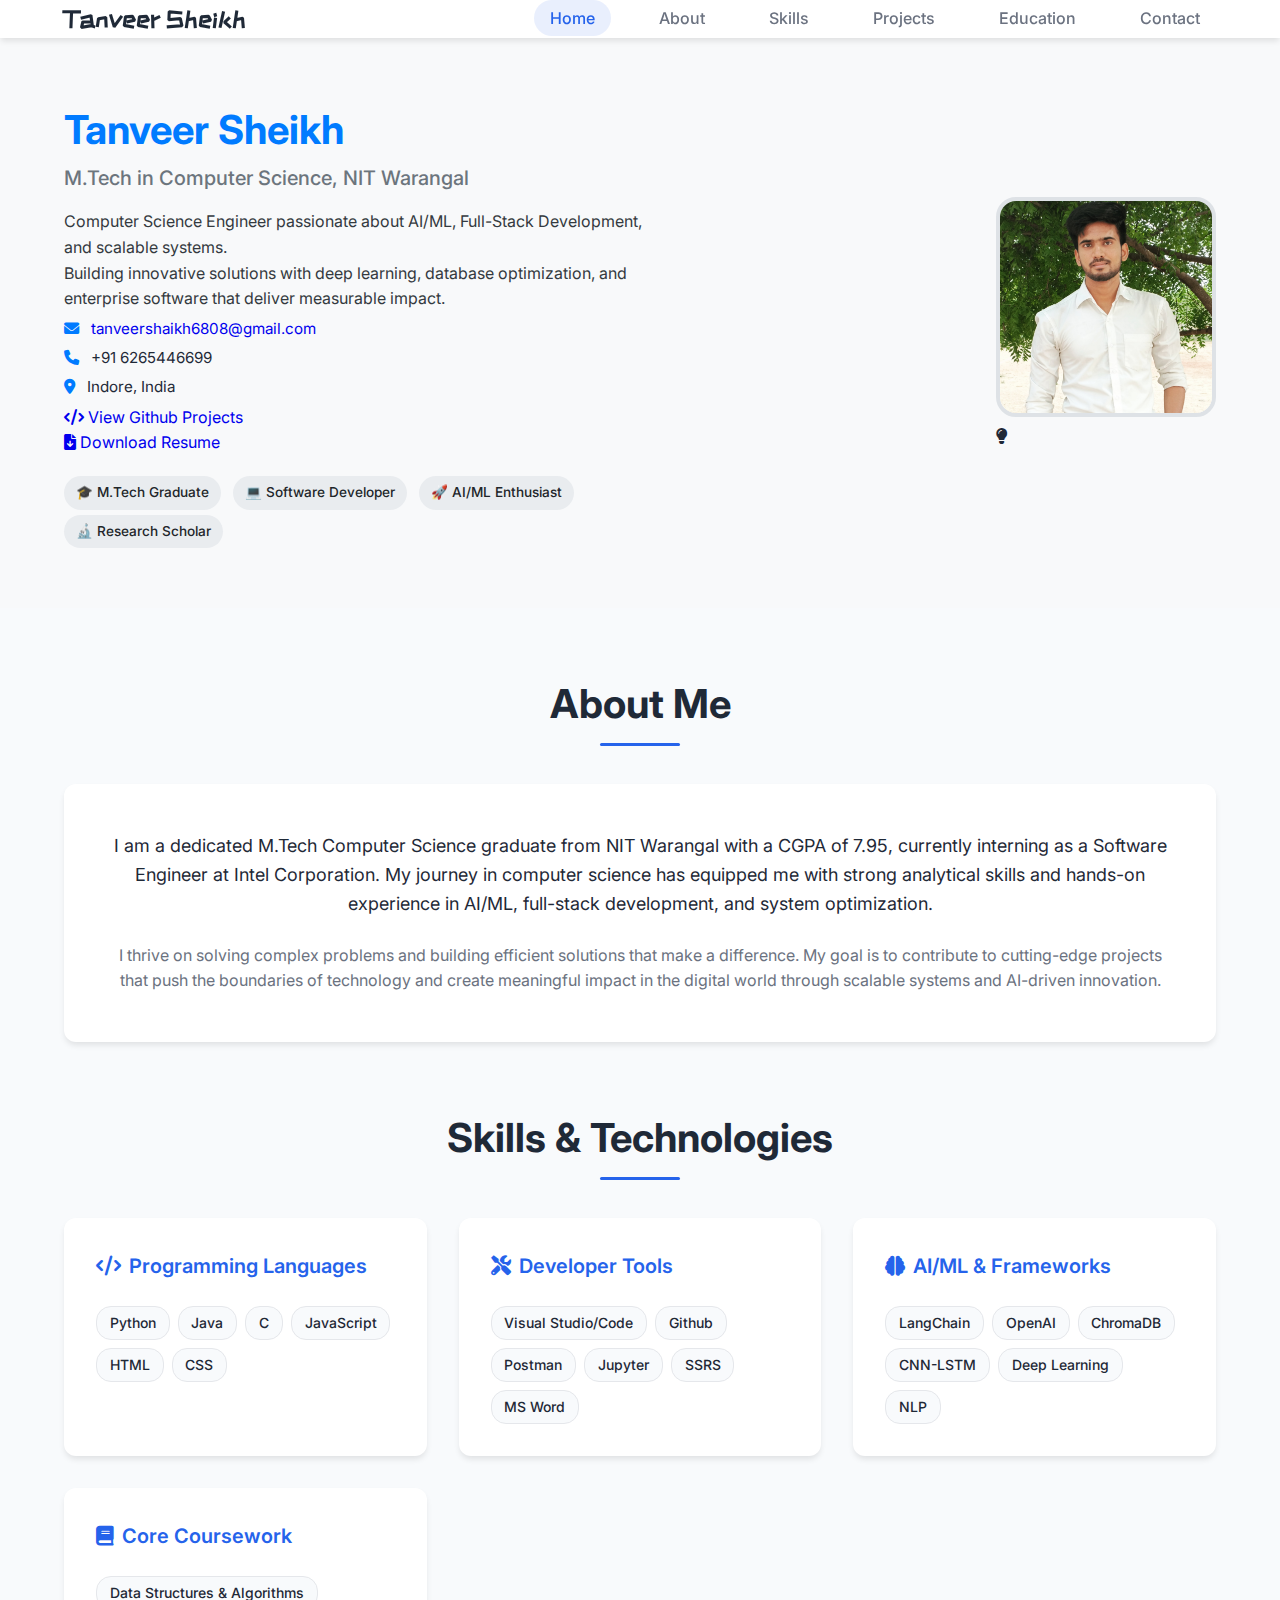
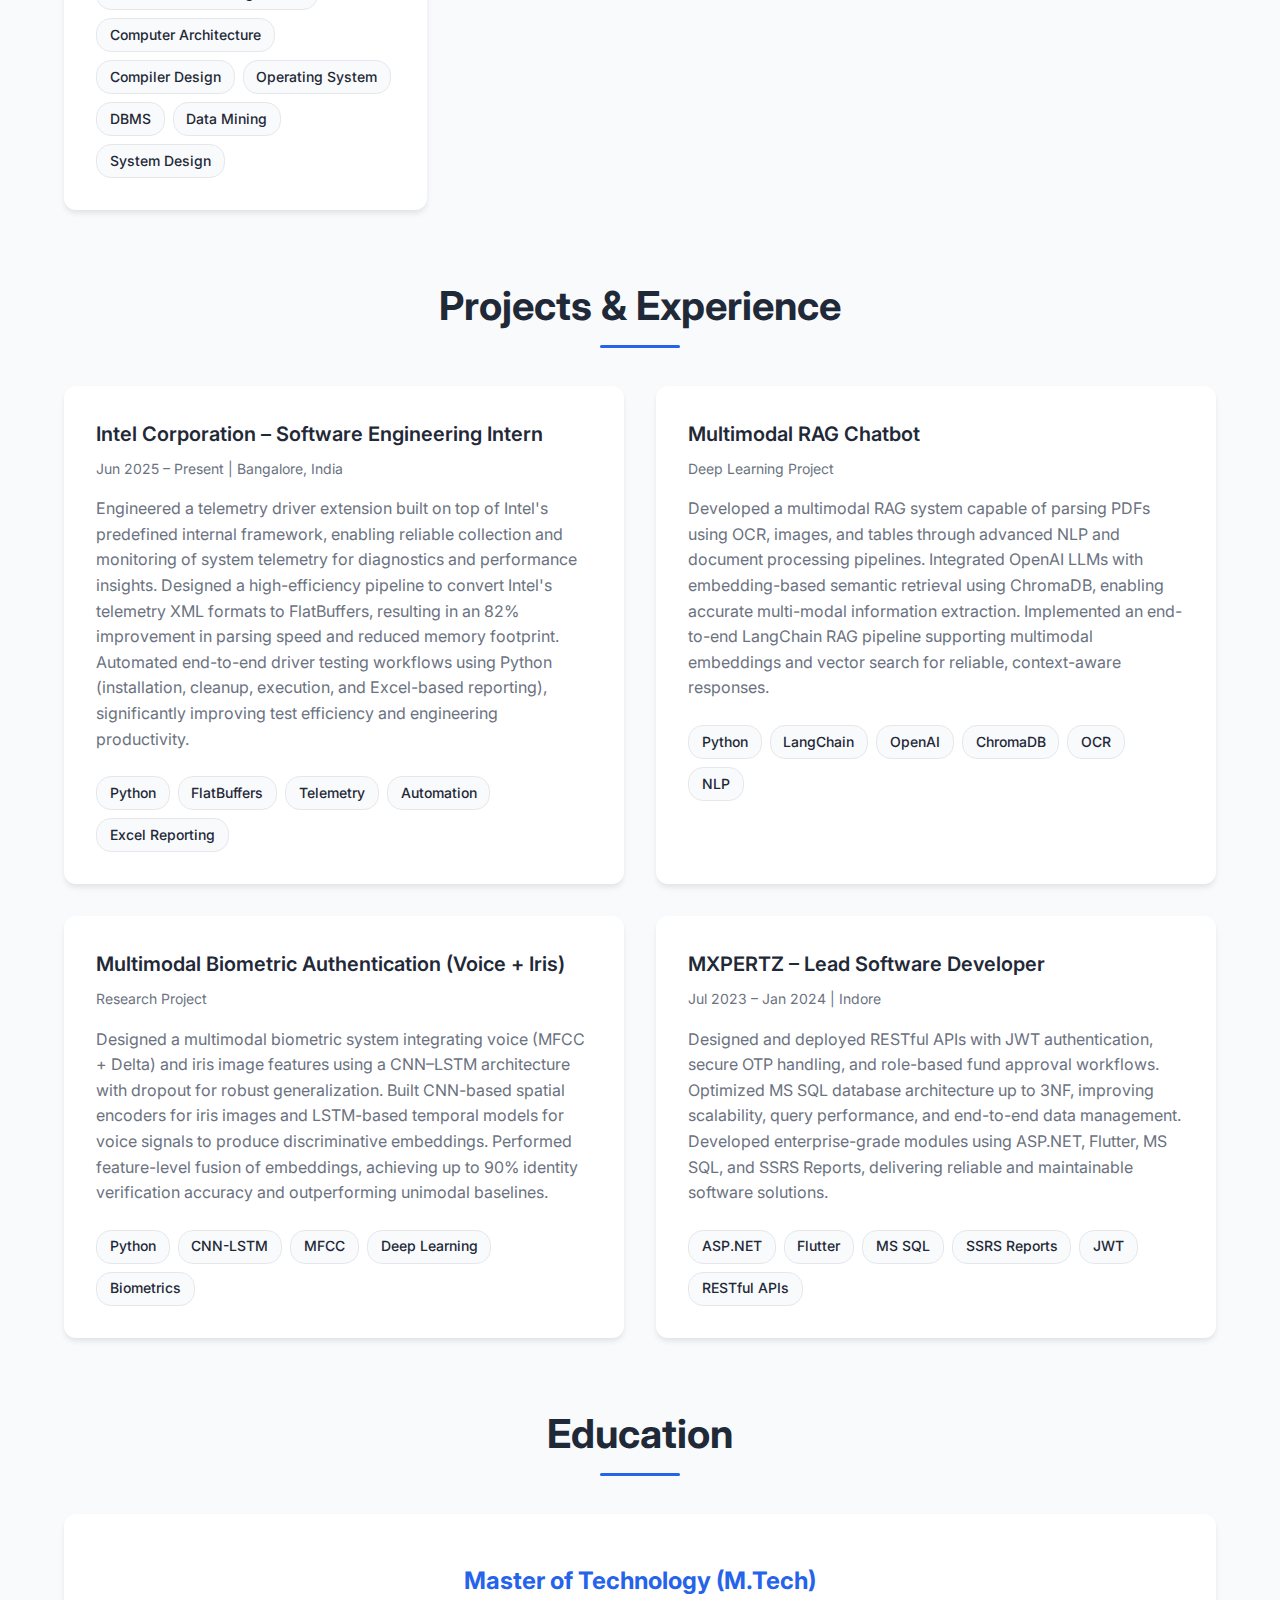
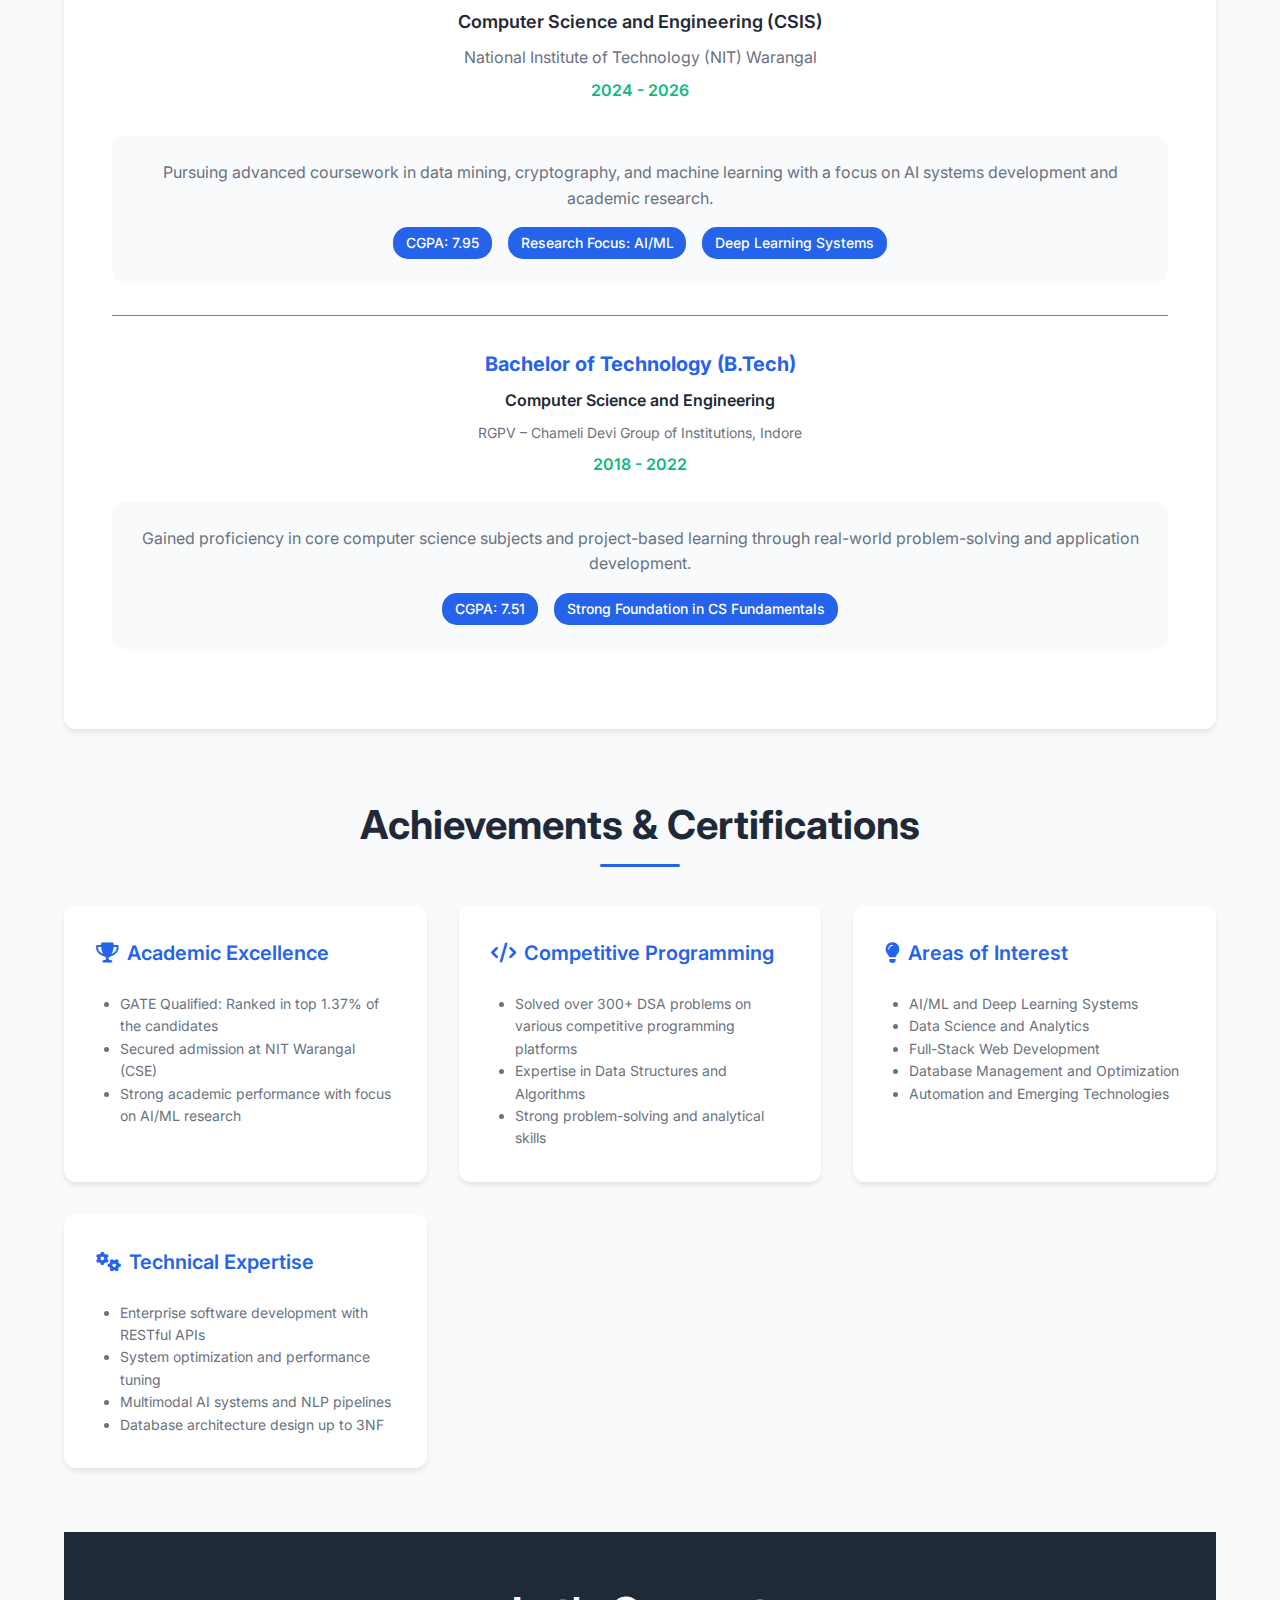
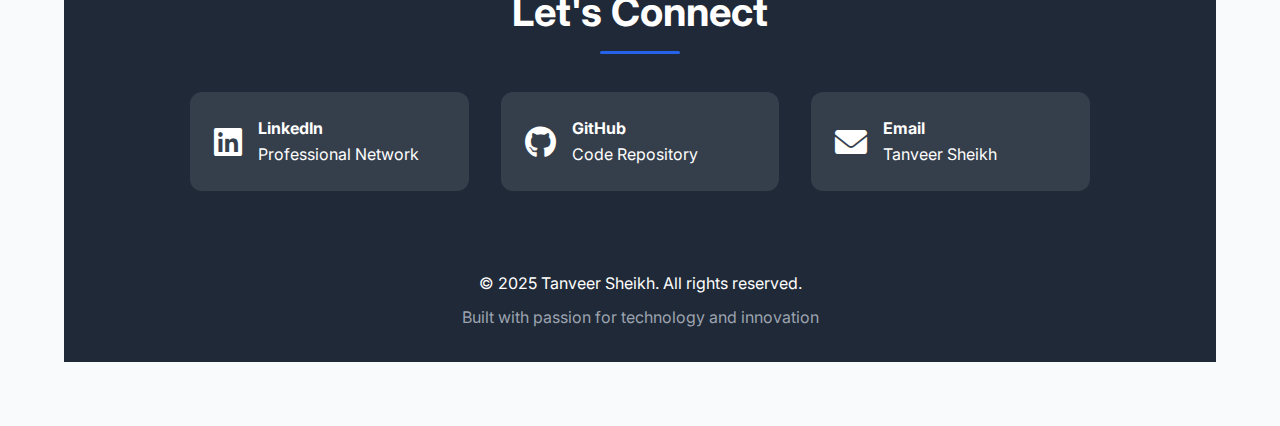
<file: index.html>
<!DOCTYPE html>
<html lang="en">

<head>
    <meta charset="UTF-8">
    <meta name="viewport" content="width=device-width, initial-scale=1.0">
    <title>Tanveer Sheikh | M.Tech Computer Science - NIT Warangal</title>
    <link
        href="https://fonts.googleapis.com/css2?family=Inter:wght@300;400;500;600;700&family=Monoton&family=ZCOOL+KuaiLe&display=swap"
        rel="stylesheet">
    <link rel="stylesheet" href="https://cdnjs.cloudflare.com/ajax/libs/font-awesome/6.0.0/css/all.min.css">
    <link rel="stylesheet" href="style.css">
</head>

<body>


    <!-- ===== HEADER ===== -->
    <header>
        <nav class="container">
            <div class="logo">Tanveer Sheikh</div>
            <ul class="nav-links">
                <li><a href="#home" class="active">Home</a></li>
                <li><a href="#about">About</a></li>
                <li><a href="#skills">Skills</a></li>
                <li><a href="#projects">Projects</a></li>
                <li><a href="#education">Education</a></li>
                <li><a href="#contact">Contact</a></li>
            </ul>
        </nav>
    </header>

    <!-- ===== HERO SECTION ===== -->
    <section id="home" class="hero-section">
        <div class="container">
            <div class="hero-content">
                <div class="hero-text">
                    <h1 class="hero-title">
                        <span class="highlighted-name">Tanveer Sheikh</span>
                    </h1>
                    <p class="hero-subtitle">M.Tech in Computer Science, NIT Warangal</p>
                    <p class="hero-description">
                        Computer Science Engineer passionate about AI/ML, Full-Stack Development, and scalable systems.<br>
                        Building innovative solutions with deep learning, database optimization, and enterprise software that deliver measurable impact.
                    </p>

                    <div class="contact-details text-white text-center">
                        <p><i class="fas fa-envelope"></i> <a href="mailto:tanveershaikh6808@gmail.com"
                                style="text-decoration: none;" class="text-white">tanveershaikh6808@gmail.com</a></p>
                        <p><i class="fas fa-phone"></i> +91 6265446699</p>
                        <p><i class="fas fa-map-marker-alt"></i> Indore, India</p>
                    </div>

                    <div class="text-center my-3">
                        <a href="myprojects.html"  style="text-decoration: none;"
                            class="text-white fw-bold">
                            <i class="fas fa-code"></i> View Github Projects
                        </a>
                    </div>

                    <div class="fixed-bottom bg-dark text-white py-2 text-center shadow-sm">
                        <a href="GoogleResume.pdf" download="Tanveer_Resume" target="_blank"
                            style="text-decoration: none;" class="text-white fw-bold">
                            <i class="fas fa-file-download"></i> Download Resume
                        </a>
                    </div>
                    <div class="badges">
                        <span class="badge">🎓 M.Tech Graduate</span>
                        <span class="badge">💻 Software Developer</span>
                        <span class="badge">🚀 AI/ML Enthusiast</span>
                        <span class="badge">🔬 Research Scholar</span>
                    </div>
                </div>
                <div class="profile-wrapper" id="profileWrapper">
  <!-- Glowing background effect -->
  <div class="light-glow"></div>

  <!-- Profile image -->
  <div class="profile-image-container" id="profileContainer">
    <img src="formal.jpg" alt="Profile" class="profile-image">
  </div>

  <!-- Hanging bulb -->
  <div class="bulb-rope-container" id="bulbRope">
    <div class="rope"></div>
    <i id="bulb" class="fas fa-lightbulb bulb-icon"></i>
  </div>
</div>




            </div>
        </div>
    </section>

    <!-- ===== MAIN CONTENT ===== -->
    <main class="main-content">
        <div class="container">

            <!-- ===== ABOUT SECTION ===== -->
            <section id="about" class="section">
                <h2 class="section-title">About Me</h2>
                <div class="card" style="padding: var(--spacing-xl); text-align: center;">
                    <p style="font-size: var(--font-size-lg); margin-bottom: var(--spacing-md);">
                        I am a dedicated M.Tech Computer Science graduate from NIT Warangal with a CGPA of 7.95, 
                        currently interning as a Software Engineer at Intel Corporation. My journey in computer science 
                        has equipped me with strong analytical skills and hands-on experience in AI/ML, full-stack 
                        development, and system optimization.
                    </p>
                    <p style="color: var(--text-secondary);">
                        I thrive on solving complex problems and building efficient solutions that make a difference.
                        My goal is to contribute to cutting-edge projects that push the boundaries of technology
                        and create meaningful impact in the digital world through scalable systems and AI-driven innovation.
                    </p>
                </div>
            </section>

            <!-- ===== SKILLS SECTION ===== -->
            <section id="skills" class="section">
                <h2 class="section-title">Skills & Technologies</h2>
                <div class="skills-grid">
                    <div class="skill-category">
                        <h3><i class="fas fa-code"></i> Programming Languages</h3>
                        <div class="skill-tags">
                            <span class="tag tag-secondary">Python</span>
                            <span class="tag tag-secondary">Java</span>
                            <span class="tag tag-secondary">C</span>
                            <span class="tag tag-secondary">JavaScript</span>
                            <span class="tag tag-secondary">HTML</span>
                            <span class="tag tag-secondary">CSS</span>
                        </div>
                    </div>

                    <div class="skill-category">
                        <h3><i class="fas fa-tools"></i> Developer Tools</h3>
                        <div class="skill-tags">
                            <span class="tag tag-secondary">Visual Studio/Code</span>
                            <span class="tag tag-secondary">Github</span>
                            <span class="tag tag-secondary">Postman</span>
                            <span class="tag tag-secondary">Jupyter</span>
                            <span class="tag tag-secondary">SSRS</span>
                            <span class="tag tag-secondary">MS Word</span>
                        </div>
                    </div>

                    <div class="skill-category">
                        <h3><i class="fas fa-brain"></i> AI/ML & Frameworks</h3>
                        <div class="skill-tags">
                            <span class="tag tag-secondary">LangChain</span>
                            <span class="tag tag-secondary">OpenAI</span>
                            <span class="tag tag-secondary">ChromaDB</span>
                            <span class="tag tag-secondary">CNN-LSTM</span>
                            <span class="tag tag-secondary">Deep Learning</span>
                            <span class="tag tag-secondary">NLP</span>
                        </div>
                    </div>

                    <div class="skill-category">
                        <h3><i class="fas fa-book"></i> Core Coursework</h3>
                        <div class="skill-tags">
                            <span class="tag tag-secondary">Data Structures & Algorithms</span>
                            <span class="tag tag-secondary">Computer Architecture</span>
                            <span class="tag tag-secondary">Compiler Design</span>
                            <span class="tag tag-secondary">Operating System</span>
                            <span class="tag tag-secondary">DBMS</span>
                            <span class="tag tag-secondary">Data Mining</span>
                            <span class="tag tag-secondary">System Design</span>
                        </div>
                    </div>
                </div>
            </section>

            <!-- ===== PROJECTS SECTION ===== -->
            <section id="projects" class="section">
                <h2 class="section-title">Projects & Experience</h2>
                <div class="projects-grid">

                    <!-- Experience Project: Intel Corporation -->
                    <div class="project-card">
                        <div class="project-content">
                            <h3 class="project-title">Intel Corporation – Software Engineering Intern</h3>
                            <p class="project-period">Jun 2025 – Present | Bangalore, India</p>
                            <p class="project-description">
                                Engineered a telemetry driver extension built on top of Intel's predefined internal 
                                framework, enabling reliable collection and monitoring of system telemetry for diagnostics 
                                and performance insights. Designed a high-efficiency pipeline to convert Intel's telemetry 
                                XML formats to FlatBuffers, resulting in an 82% improvement in parsing speed and reduced 
                                memory footprint. Automated end-to-end driver testing workflows using Python (installation, 
                                cleanup, execution, and Excel-based reporting), significantly improving test efficiency 
                                and engineering productivity.
                            </p>
                            <div class="skill-tags">
                                <span class="tag tag-secondary">Python</span>
                                <span class="tag tag-secondary">FlatBuffers</span>
                                <span class="tag tag-secondary">Telemetry</span>
                                <span class="tag tag-secondary">Automation</span>
                                <span class="tag tag-secondary">Excel Reporting</span>
                            </div>
                        </div>
                    </div>

                    <!-- Project: Multimodal RAG Chatbot -->
                    <div class="project-card">
                        <div class="project-content">
                            <h3 class="project-title">Multimodal RAG Chatbot</h3>
                            <p class="project-period">Deep Learning Project</p>
                            <p class="project-description">
                                Developed a multimodal RAG system capable of parsing PDFs using OCR, images, and tables 
                                through advanced NLP and document processing pipelines. Integrated OpenAI LLMs with 
                                embedding-based semantic retrieval using ChromaDB, enabling accurate multi-modal information 
                                extraction. Implemented an end-to-end LangChain RAG pipeline supporting multimodal embeddings 
                                and vector search for reliable, context-aware responses.
                            </p>
                            <div class="skill-tags">
                                <span class="tag tag-secondary">Python</span>
                                <span class="tag tag-secondary">LangChain</span>
                                <span class="tag tag-secondary">OpenAI</span>
                                <span class="tag tag-secondary">ChromaDB</span>
                                <span class="tag tag-secondary">OCR</span>
                                <span class="tag tag-secondary">NLP</span>
                            </div>
                        </div>
                    </div>

                    <!-- Project: Multimodal Biometric Authentication -->
                    <div class="project-card">
                        <div class="project-content">
                            <h3 class="project-title">Multimodal Biometric Authentication (Voice + Iris)</h3>
                            <p class="project-period">Research Project</p>
                            <p class="project-description">
                                Designed a multimodal biometric system integrating voice (MFCC + Delta) and iris image 
                                features using a CNN–LSTM architecture with dropout for robust generalization. Built 
                                CNN-based spatial encoders for iris images and LSTM-based temporal models for voice signals 
                                to produce discriminative embeddings. Performed feature-level fusion of embeddings, 
                                achieving up to 90% identity verification accuracy and outperforming unimodal baselines.
                            </p>
                            <div class="skill-tags">
                                <span class="tag tag-secondary">Python</span>
                                <span class="tag tag-secondary">CNN-LSTM</span>
                                <span class="tag tag-secondary">MFCC</span>
                                <span class="tag tag-secondary">Deep Learning</span>
                                <span class="tag tag-secondary">Biometrics</span>
                            </div>
                        </div>
                    </div>

                    <!-- Experience Project: MXPERTZ -->
                    <div class="project-card">
                        <div class="project-content">
                            <h3 class="project-title">MXPERTZ – Lead Software Developer</h3>
                            <p class="project-period">Jul 2023 – Jan 2024 | Indore</p>
                            <p class="project-description">
                                Designed and deployed RESTful APIs with JWT authentication, secure OTP handling, and 
                                role-based fund approval workflows. Optimized MS SQL database architecture up to 3NF, 
                                improving scalability, query performance, and end-to-end data management. Developed 
                                enterprise-grade modules using ASP.NET, Flutter, MS SQL, and SSRS Reports, delivering 
                                reliable and maintainable software solutions.
                            </p>
                            <div class="skill-tags">
                                <span class="tag tag-secondary">ASP.NET</span>
                                <span class="tag tag-secondary">Flutter</span>
                                <span class="tag tag-secondary">MS SQL</span>
                                <span class="tag tag-secondary">SSRS Reports</span>
                                <span class="tag tag-secondary">JWT</span>
                                <span class="tag tag-secondary">RESTful APIs</span>
                            </div>
                        </div>
                    </div>

                </div>
            </section>


            <!-- ===== EDUCATION SECTION ===== -->
            <section id="education" class="section">
                <h2 class="section-title">Education</h2>
                <div class="card" style="padding: var(--spacing-xl);">

                    <!-- M.Tech Section -->
                    <div style="text-align: center; margin-bottom: var(--spacing-lg);">
                        <h3
                            style="color: var(--primary-color); font-size: var(--font-size-2xl); margin-bottom: var(--spacing-xs);">
                            Master of Technology (M.Tech)
                        </h3>
                        <p style="font-size: var(--font-size-lg); font-weight: 600; margin-bottom: var(--spacing-xs);">
                            Computer Science and Engineering (CSIS)
                        </p>
                        <p style="color: var(--text-secondary); font-size: var(--font-size-base);">
                            National Institute of Technology (NIT) Warangal
                        </p>
                        <p style="color: var(--accent-color); font-weight: 600; margin-top: var(--spacing-xs);">
                            2024 - 2026
                        </p>
                    </div>
                    <div
                        style="background: var(--bg-primary); padding: var(--spacing-md); border-radius: var(--border-radius); margin-bottom: var(--spacing-lg);">
                        <p style="text-align: center; color: var(--text-secondary); margin-bottom: var(--spacing-sm);">
                            Pursuing advanced coursework in data mining, cryptography, and machine learning with a focus
                            on AI systems development and academic research.
                        </p>
                        <div style="display: flex; justify-content: center; gap: var(--spacing-sm); flex-wrap: wrap;">
                            <span class="tag tag-primary">CGPA: 7.95</span>
                            <span class="tag tag-primary">Research Focus: AI/ML</span>
                            <span class="tag tag-primary">Deep Learning Systems</span>
                        </div>
                    </div>

                    <hr style="border: 0; height: 1px; background: var(--accent-color); margin: var(--spacing-lg) 0;">

                    <!-- B.Tech Section -->
                    <div style="text-align: center; margin-bottom: var(--spacing-md);">
                        <h3
                            style="color: var(--primary-color); font-size: var(--font-size-xl); margin-bottom: var(--spacing-xs);">
                            Bachelor of Technology (B.Tech)
                        </h3>
                        <p
                            style="font-size: var(--font-size-base); font-weight: 600; margin-bottom: var(--spacing-xs);">
                            Computer Science and Engineering
                        </p>
                        <p style="color: var(--text-secondary); font-size: var(--font-size-sm);">
                            RGPV – Chameli Devi Group of Institutions, Indore
                        </p>
                        <p style="color: var(--accent-color); font-weight: 600; margin-top: var(--spacing-xs);">
                            2018 - 2022
                        </p>
                    </div>
                    <div
                        style="background: var(--bg-primary); padding: var(--spacing-md); border-radius: var(--border-radius); margin-bottom: var(--spacing-lg);">
                        <p style="text-align: center; color: var(--text-secondary); margin-bottom: var(--spacing-sm);">
                            Gained proficiency in core computer science subjects and project-based learning through
                            real-world problem-solving and application development.
                        </p>
                        <div style="display: flex; justify-content: center; gap: var(--spacing-sm); flex-wrap: wrap;">
                            <span class="tag tag-primary">CGPA: 7.51</span>
                            <span class="tag tag-primary">Strong Foundation in CS Fundamentals</span>
                        </div>
                    </div>


                </div>
            </section>


            <!-- ===== ACHIEVEMENTS SECTION ===== -->
            <section id="achievements" class="section">
                <h2 class="section-title">Achievements & Certifications</h2>
                <div class="skills-grid">

                    <!-- Academic Excellence -->
                    <div class="skill-category">
                        <h3><i class="fas fa-trophy"></i> Academic Excellence</h3>
                        <ul class="achievement-list">
                            <li>GATE Qualified: Ranked in top 1.37% of the candidates</li>
                            <li>Secured admission at NIT Warangal (CSE)</li>
                            <li>Strong academic performance with focus on AI/ML research</li>
                        </ul>
                    </div>

                    <!-- Competitive Programming -->
                    <div class="skill-category">
                        <h3><i class="fas fa-code"></i> Competitive Programming</h3>
                        <ul class="achievement-list">
                            <li>Solved over 300+ DSA problems on various competitive programming platforms</li>
                            <li>Expertise in Data Structures and Algorithms</li>
                            <li>Strong problem-solving and analytical skills</li>
                        </ul>
                    </div>

                    <!-- Areas of Interest -->
                    <div class="skill-category">
                        <h3><i class="fas fa-lightbulb"></i> Areas of Interest</h3>
                        <ul class="achievement-list">
                            <li>AI/ML and Deep Learning Systems</li>
                            <li>Data Science and Analytics</li>
                            <li>Full-Stack Web Development</li>
                            <li>Database Management and Optimization</li>
                            <li>Automation and Emerging Technologies</li>
                        </ul>
                    </div>

                    <!-- Technical Expertise -->
                    <div class="skill-category">
                        <h3><i class="fas fa-cogs"></i> Technical Expertise</h3>
                        <ul class="achievement-list">
                            <li>Enterprise software development with RESTful APIs</li>
                            <li>System optimization and performance tuning</li>
                            <li>Multimodal AI systems and NLP pipelines</li>
                            <li>Database architecture design up to 3NF</li>
                        </ul>
                    </div>

                </div>
            </section>


            <!-- ===== SOCIAL LINKS SECTION ===== -->
            <section id="contact" class="social-section">
                <div class="container">
                    <h2 class="section-title" style="color: var(--text-white); margin-bottom: var(--spacing-xl);">
                        Let's Connect
                    </h2>
                    <div class="social-grid">
                        <a href="https://www.linkedin.com/in/tanveer-sheikh-4a1696208" target="_blank"
                            class="social-item">
                            <i class="fab fa-linkedin fa-2x"></i>
                            <div>
                                <h4>LinkedIn</h4>
                                <p>Professional Network</p>
                            </div>
                        </a>
                        <a href="https://github.com/Tanveer-Sheikh" target="_blank" class="social-item">
                            <i class="fab fa-github fa-2x"></i>
                            <div>
                                <h4>GitHub</h4>
                                <p>Code Repository</p>
                            </div>
                        </a>
                        <a href="mailto:tanveershaikh6808@gmail.com" class="social-item">
                            <i class="fas fa-envelope fa-2x"></i>
                            <div>
                                <h4>Email</h4>
                                <p>Tanveer Sheikh</p>
                            </div>
                        </a>
                    </div>

                </div>
            </section>

            <!-- ===== FOOTER ===== -->
            <footer
                style="background: var(--bg-dark); color: var(--text-white); text-align: center; padding: var(--spacing-lg) 0;">
                <div class="container">
                    <p>&copy; 2025 Tanveer Sheikh. All rights reserved.</p>
                    <p style="margin-top: var(--spacing-xs); color: var(--text-light);">
                        Built with passion for technology and innovation
                    </p>
                </div>
            </footer>

            <script>
                // Smooth scrolling for navigation links
                document.querySelectorAll('a[href^="#"]').forEach(anchor => {
                    anchor.addEventListener('click', function (e) {
                        e.preventDefault();
                        document.querySelector(this.getAttribute('href')).scrollIntoView({
                            behavior: 'smooth'
                        });
                    });
                });

                // Update active navigation link on scroll
                window.addEventListener('scroll', () => {
                    let current = '';
                    const sections = document.querySelectorAll('section');
                    sections.forEach(section => {
                        const sectionTop = section.offsetTop;
                        if (pageYOffset >= sectionTop - 60) {
                            current = section.getAttribute('id');
                        }
                    });

                    document.querySelectorAll('.nav-links a').forEach(li => {
                        li.classList.remove('active');
                        if (li.getAttribute('href') === '#' + current) {
                            li.classList.add('active');
                        }
                    });
                });
 const bulb = document.getElementById("bulb");
  const profile = document.getElementById("profileContainer");
  const bulbRope = document.getElementById("bulbRope");
  const wrapper = document.getElementById("profileWrapper");

  bulb.addEventListener("click", () => {
    profile.classList.toggle("lit");
    bulb.classList.toggle("bulb-on");
    bulbRope.classList.toggle("bulb-on");
    wrapper.classList.toggle("lit"); // Triggers the glow
  });
            </script>
</body>

</html>
</file>
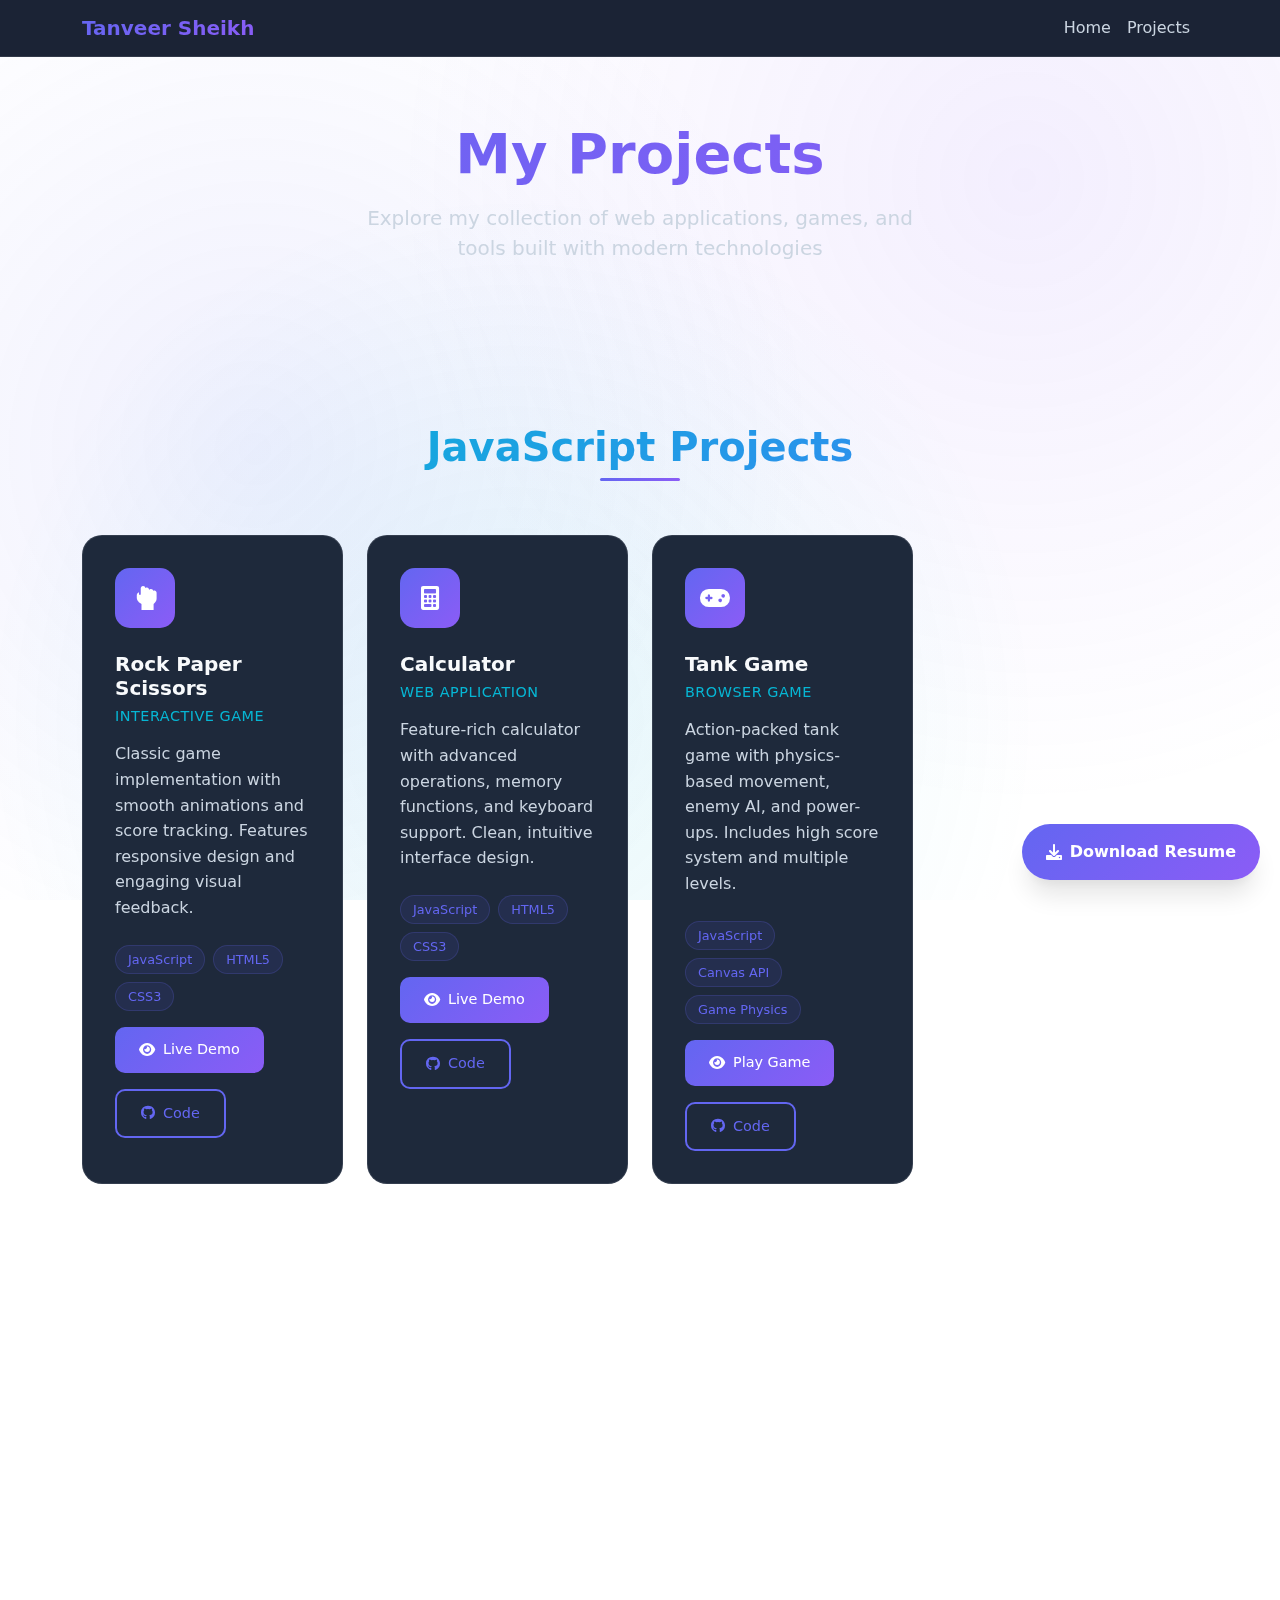
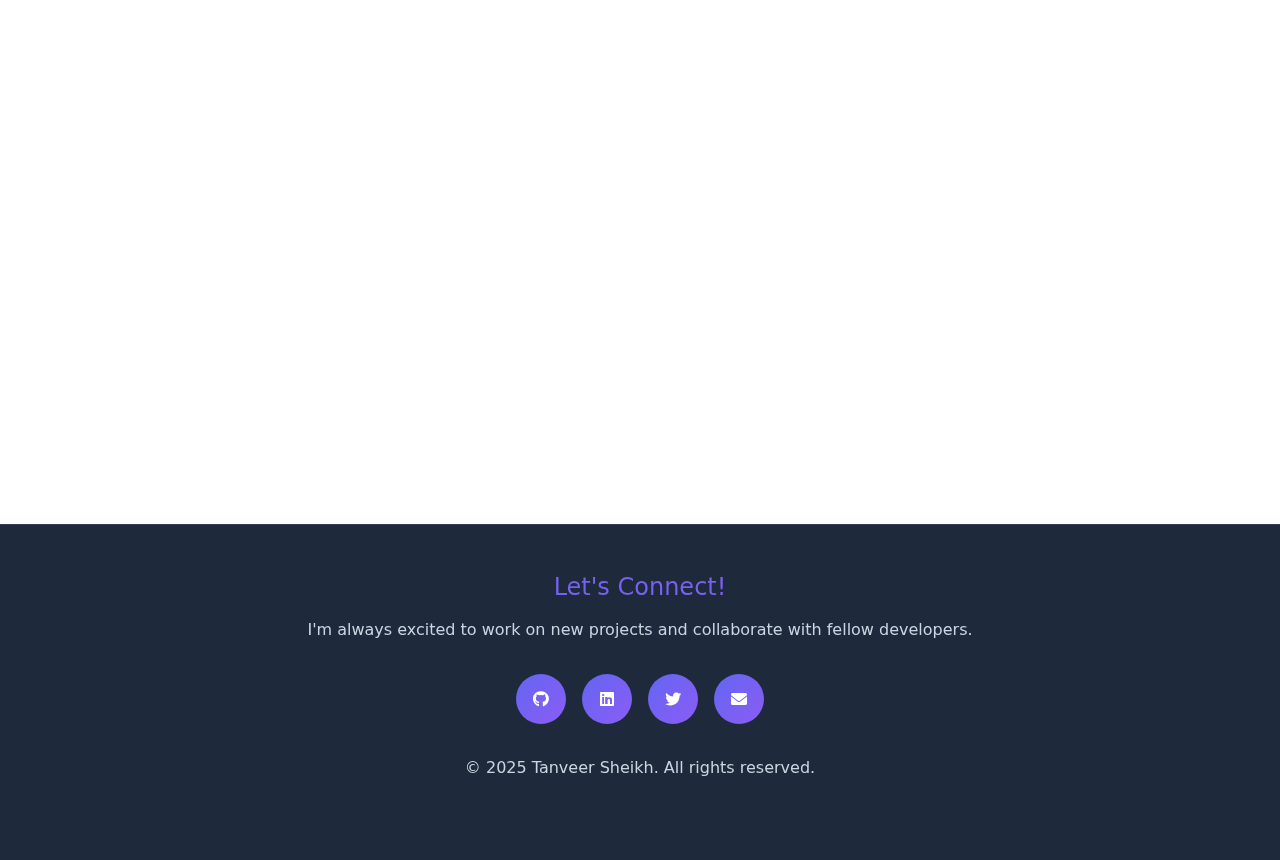
<file: myprojects.html>
<!doctype html>
<html lang="en">

<head>
    <meta charset="utf-8">
    <meta name="viewport" content="width=device-width, initial-scale=1">
    <title>Tanveer Sheikh | Projects</title>

    <!-- Icons & Fonts -->
    <link rel="apple-touch-icon" sizes="180x180" href="apple-touch-icon.png">
    <link rel="icon" type="image/png" sizes="32x32" href="favicon-32x32.png">
    <link rel="icon" type="image/png" sizes="16x16" href="favicon-16x16.png">
    <link rel="stylesheet" href="https://cdnjs.cloudflare.com/ajax/libs/font-awesome/6.0.0/css/all.min.css">
    <link
        href="https://fonts.googleapis.com/css2?family=Inter:wght@300;400;500;600;700&family=JetBrains+Mono:wght@400;500&display=swap"
        rel="stylesheet">
    <link rel="stylesheet" href="project.css">
    <!-- Bootstrap CSS -->
    <link href="https://cdn.jsdelivr.net/npm/bootstrap@5.3.0/dist/css/bootstrap.min.css" rel="stylesheet">


</head>

<body>
    <!-- Navbar -->
    <nav class="navbar navbar-expand-lg fixed-top">
        <div class="container">
            <a class="navbar-brand" href="#">Tanveer Sheikh</a>
            <button class="navbar-toggler" type="button" data-bs-toggle="collapse" data-bs-target="#navbarNav">
                <span class="navbar-toggler-icon"></span>
            </button>
            <div class="collapse navbar-collapse" id="navbarNav">
                <ul class="navbar-nav ms-auto">
                    <li class="nav-item"><a class="nav-link" href="index.html">Home</a></li>
                    <li class="nav-item"><a class="nav-link" href="#projects">Projects</a></li>
                </ul>
            </div>
        </div>
    </nav>

    <!-- Hero Section -->
    <section class="hero">
        <div class="container">
            <h1>My Projects</h1>
            <p>Explore my collection of web applications, games, and tools built with modern technologies</p>
        </div>
    </section>

    <!-- JavaScript Projects -->
    <section id="projects" class="py-5">
        <div class="container">
            <div class="section-header animate-on-scroll">
                <h2>JavaScript Projects</h2>
            </div>

            <div class="row g-4">
                <div class="col-12 col-md-6 col-lg-4 col-xl-3">
                    <div class="project-card animate-on-scroll">
                        <div class="project-icon">
                            <i class="fas fa-hand-rock"></i>
                        </div>
                        <h5>Rock Paper Scissors</h5>
                        <h6>Interactive Game</h6>
                        <p>Classic game implementation with smooth animations and score tracking. Features responsive
                            design and engaging visual feedback.</p>
                        <div class="tech-stack">
                            <span class="tech-badge">JavaScript</span>
                            <span class="tech-badge">HTML5</span>
                            <span class="tech-badge">CSS3</span>
                        </div>
                        <div class="project-links mt-3">
                            <a href="https://tanveer-sheikh.github.io/Protfolio/rps.html" target="_blank"
                                class="project-btn">
                                <i class="fas fa-eye"></i>
                                <span class="d-none d-sm-inline">Live Demo</span>
                                <span class="d-inline d-sm-none">Demo</span>
                            </a>
                            <a href="#" class="project-btn secondary">
                                <i class="fab fa-github"></i>
                                <span class="d-none d-sm-inline">Code</span>
                                <span class="d-inline d-sm-none">GitHub</span>
                            </a>
                        </div>
                    </div>
                </div>

                <div class="col-12 col-md-6 col-lg-4 col-xl-3">
                    <div class="project-card animate-on-scroll">
                        <div class="project-icon">
                            <i class="fas fa-calculator"></i>
                        </div>
                        <h5>Calculator</h5>
                        <h6>Web Application</h6>
                        <p>Feature-rich calculator with advanced operations, memory functions, and keyboard support.
                            Clean, intuitive interface design.</p>
                        <div class="tech-stack">
                            <span class="tech-badge">JavaScript</span>
                            <span class="tech-badge">HTML5</span>
                            <span class="tech-badge">CSS3</span>
                        </div>
                        <div class="project-links mt-3">
                            <a href="https://tanveer-sheikh.github.io/Protfolio/calc.html" target="_blank"
                                class="project-btn">
                                <i class="fas fa-eye"></i>
                                <span class="d-none d-sm-inline">Live Demo</span>
                                <span class="d-inline d-sm-none">Demo</span>
                            </a>
                            <a href="#" class="project-btn secondary">
                                <i class="fab fa-github"></i>
                                <span class="d-none d-sm-inline">Code</span>
                                <span class="d-inline d-sm-none">GitHub</span>
                            </a>
                        </div>
                    </div>
                </div>

                <div class="col-12 col-md-6 col-lg-4 col-xl-3">
                    <div class="project-card animate-on-scroll">
                        <div class="project-icon">
                            <i class="fas fa-gamepad"></i>
                        </div>
                        <h5>Tank Game</h5>
                        <h6>Browser Game</h6>
                        <p>Action-packed tank game with physics-based movement, enemy AI, and power-ups. Includes high
                            score system and multiple levels.</p>
                        <div class="tech-stack">
                            <span class="tech-badge">JavaScript</span>
                            <span class="tech-badge">Canvas API</span>
                            <span class="tech-badge">Game Physics</span>
                        </div>
                        <div class="project-links mt-3">
                            <a href="https://tanveer-sheikh.github.io/Protfolio/race.html" target="_blank"
                                class="project-btn">
                                <i class="fas fa-eye"></i>
                                <span class="d-none d-sm-inline">Play Game</span>
                                <span class="d-inline d-sm-none">Play</span>
                            </a>
                            <a href="#" class="project-btn secondary">
                                <i class="fab fa-github"></i>
                                <span class="d-none d-sm-inline">Code</span>
                                <span class="d-inline d-sm-none">GitHub</span>
                            </a>
                        </div>
                    </div>
                </div>


            </div>
        </div>
    </section>
<!-- Python Projects -->
<section class="py-5">
    <div class="container">
        <div class="section-header animate-on-scroll">
            <h2>Python Projects</h2>
        </div>

        <div class="projects-list">
            <div class="project-item animate-on-scroll">
                <div class="project-header">
                    <div class="project-title">
                        <h3>SocialApi</h3>
                        <span class="project-type">REST API</span>
                    </div>
                    <div class="project-links">
                        <a href="https://github.com/Tanveer-Sheikh/Vendor-Management-System-with-Performance-Metrics" target="_blank" class="btn btn-outline-primary">
                            <i class="fab fa-github"></i> GitHub
                        </a>
                    </div>
                </div>
                <div class="project-content">
                    <p class="project-description">
                        Django Rest Framework API for social networking with user authentication, friend requests, user search, and complete friendship management system. Features include user registration, login, friend request management, and comprehensive search functionality.
                    </p>
                    <div class="tech-stack">
                        <span class="tech-badge">Django</span>
                        <span class="tech-badge">DRF</span>
                        <span class="tech-badge">Docker</span>
                        <span class="tech-badge">API</span>
                    </div>
                </div>
            </div>

            <div class="project-item animate-on-scroll">
                <div class="project-header">
                    <div class="project-title">
                        <h3>Vendor Management System</h3>
                        <span class="project-type">Django REST API</span>
                    </div>
                    <div class="project-links">
                        <a href="https://github.com/Tanveer-Sheikh/Vendor-Management-System-with-Performance-Metrics" target="_blank" class="btn btn-outline-primary">
                            <i class="fab fa-github"></i> GitHub
                        </a>
                    </div>
                </div>
                <div class="project-content">
                    <p class="project-description">
                        A Django REST API system to manage vendors and purchase orders with full CRUD operations. It tracks vendor performance using metrics like delivery rate, response time, and quality rating—ideal for streamlining procurement workflows.
                    </p>
                    <div class="tech-stack">
                        <span class="tech-badge">Django</span>
                        <span class="tech-badge">DRF</span>
                        <span class="tech-badge">PostgreSQL</span>
                        <span class="tech-badge">API</span>
                    </div>
                </div>
            </div>

           
        </div>
    </div>
</section>

    <!-- Footer -->
    <footer class="footer">
        <div class="container">
            <div class="footer-content">
                <h4>Let's Connect!</h4>
                <p>I'm always excited to work on new projects and collaborate with fellow developers.</p>

                <div class="social-links">
                    <a href="#" class="social-link">
                        <i class="fab fa-github"></i>
                    </a>
                    <a href="#" class="social-link">
                        <i class="fab fa-linkedin"></i>
                    </a>
                    <a href="#" class="social-link">
                        <i class="fab fa-twitter"></i>
                    </a>
                    <a href="#" class="social-link">
                        <i class="fas fa-envelope"></i>
                    </a>
                </div>

                <p>&copy; 2025 Tanveer Sheikh. All rights reserved.</p>
            </div>
        </div>
    </footer>

    <!-- Resume Download Banner -->
    <a href="resume.pdf" download="Tanveer_Resume" target="_blank"
        class="resume-banner d-flex align-items-center justify-content-center">
        <i class="fas fa-download me-2"></i>
        <span class="d-none d-sm-inline">Download Resume</span>
        <span class="d-inline d-sm-none">Resume</span>
    </a>

    <!-- Scripts -->
    <script src="https://cdn.jsdelivr.net/npm/bootstrap@5.3.0/dist/js/bootstrap.bundle.min.js"></script>

    <script>
        // Smooth scrolling animation on scroll
        const observerOptions = {
            threshold: 0.1,
            rootMargin: '0px 0px -50px 0px'
        };

        const observer = new IntersectionObserver((entries) => {
            entries.forEach(entry => {
                if (entry.isIntersecting) {
                    entry.target.classList.add('animate');
                }
            });
        }, observerOptions);

        document.querySelectorAll('.animate-on-scroll').forEach(el => {
            observer.observe(el);
        });

        // Navbar scroll effect
        window.addEventListener('scroll', () => {
            const navbar = document.querySelector('.navbar');
            if (window.scrollY > 50) {
                navbar.style.background = 'rgba(15, 23, 42, 0.98)';
            } else {
                navbar.style.background = 'rgba(15, 23, 42, 0.95)';
            }
        });
    </script>
</body>

</html>
</file>
<file: style.css>
/* ===== THEME CONFIGURATION ===== */
:root {
    /* Primary Colors */
    --primary-color: #2563eb;
    --primary-dark: #1e40af;
    --primary-light: #3b82f6;
    
    /* Secondary Colors */
    --secondary-color: #6366f1;
    --accent-color: #10b981;
    --warning-color: #f59e0b;
    --danger-color: #ef4444;
    
    /* Neutral Colors */
    --text-primary: #1f2937;
    --text-secondary: #6b7280;
    --text-light: #9ca3af;
    --text-white: #ffffff;
    
    /* Background Colors */
    --bg-primary: #f8fafc;
    --bg-secondary: #ffffff;
    --bg-dark: #1f2937;
    --bg-overlay: rgba(0, 0, 0, 0.1);
    
    /* Border & Shadow */
    --border-color: #e5e7eb;
    --border-radius: 12px;
    --border-radius-sm: 8px;
    --border-radius-lg: 16px;
    --shadow-sm: 0 1px 2px 0 rgba(0, 0, 0, 0.05);
    --shadow-md: 0 4px 6px -1px rgba(0, 0, 0, 0.1);
    --shadow-lg: 0 10px 15px -3px rgba(0, 0, 0, 0.1);
    --shadow-xl: 0 20px 25px -5px rgba(0, 0, 0, 0.1);
    
    /* Spacing */
    --spacing-xs: 0.5rem;
    --spacing-sm: 1rem;
    --spacing-md: 1.5rem;
    --spacing-lg: 2rem;
    --spacing-xl: 3rem;
    --spacing-2xl: 4rem;
    
    /* Typography */
    --font-size-xs: 0.75rem;
    --font-size-sm: 0.875rem;
    --font-size-base: 1rem;
    --font-size-lg: 1.125rem;
    --font-size-xl: 1.25rem;
    --font-size-2xl: 1.5rem;
    --font-size-3xl: 2rem;
    --font-size-4xl: 2.5rem;
    --font-size-5xl: 3rem;
    
    /* Gradients */
    --gradient-primary: linear-gradient(135deg, var(--primary-color) 0%, var(--secondary-color) 100%);
    --gradient-secondary: linear-gradient(135deg, var(--accent-color) 0%, var(--primary-color) 100%);
    
    /* Transitions */
    --transition-fast: 0.15s ease-in-out;
    --transition-normal: 0.3s ease-in-out;
    --transition-slow: 0.5s ease-in-out;
}

/* ===== GLOBAL STYLES ===== */
* {
    margin: 0;
    padding: 0;
    box-sizing: border-box;
}

body {
    font-family: 'Inter', sans-serif;
    line-height: 1.6;
    color: var(--text-primary);
    background: var(--bg-primary);
    scroll-behavior: smooth;
    font-size: var(--font-size-base);
}

/* ===== ANIMATED SCROLLBAR ===== */
::-webkit-scrollbar {
    width: 12px;
    background-color: rgba(36, 35, 35, 0.959);
}

::-webkit-scrollbar-track {
    box-shadow: none;
    border-radius: 5px;
}

::-webkit-scrollbar-thumb {
    background: rgba(255, 255, 255, 0.76);
    border-radius: 5px;
    border: 0.5px solid black;
}

/* ===== SELECTION STYLES ===== */
::-moz-selection {
    color: rgb(47, 0, 255);
    background: rgba(0, 0, 0, 0.144);
}

::selection {
    color: rgb(241, 241, 241);
    background: rgba(0, 0, 0, 0.863);
}

/* ===== UTILITY CLASSES ===== */
.container {
    max-width: 1200px;
    margin: 0 auto;
    padding: 0 var(--spacing-md);
}

.card {
    background: var(--bg-secondary);
    border-radius: var(--border-radius);
    box-shadow: var(--shadow-md);
    transition: transform var(--transition-normal), box-shadow var(--transition-normal);
}

.card:hover {
    transform: translateY(-5px);
    box-shadow: var(--shadow-lg);
}

.btn {
    display: inline-flex;
    align-items: center;
    gap: var(--spacing-xs);
    padding: var(--spacing-sm) var(--spacing-md);
    border: none;
    border-radius: 50px;
    font-weight: 600;
    text-decoration: none;
    transition: all var(--transition-normal);
    cursor: pointer;
}

.btn-primary {
    background: var(--primary-color);
    color: var(--text-white);
}

.btn-primary:hover {
    background: var(--primary-dark);
    transform: translateY(-2px);
}

.section-title {
    font-size: var(--font-size-4xl);
    font-weight: 700;
    text-align: center;
    margin-bottom: var(--spacing-xl);
    color: var(--text-primary);
    position: relative;
}

.section-title::after {
    content: '';
    position: absolute;
    bottom: -10px;
    left: 50%;
    transform: translateX(-50%);
    width: 80px;
    height: 3px;
    background: var(--primary-color);
    border-radius: 2px;
}

.tag {
    display: inline-block;
    padding: 0.3rem 0.8rem;
    border-radius: 15px;
    font-size: var(--font-size-sm);
    font-weight: 500;
    transition: all var(--transition-normal);
}

.tag-primary {
    background: var(--primary-color);
    color: var(--text-white);
}

.tag-secondary {
    background: var(--bg-primary);
    color: var(--text-primary);
    border: 1px solid var(--border-color);
}

.tag-secondary:hover {
    background: var(--primary-color);
    color: var(--text-white);
    transform: translateY(-2px);
}

/* ===== ANIMATED HEADER ===== */
header {
    background: var(--bg-secondary);
    box-shadow: var(--shadow-md);
    position: sticky;
    top: 0;
    z-index: 100;
}

nav {
    display: flex;
    justify-content: space-between;
    align-items: center;
    padding: var(--spacing-sm) 0;
}

.logo {
    font-family: 'ZCOOL KuaiLe', cursive;
    font-size: var(--font-size-2xl);
    font-weight: 700;
    color: var(--bg-dark);
    animation: logoGlow 2s ease-in-out infinite alternate;
}

@keyframes logoGlow {
    from {
        text-shadow: 0 0 10px rgb(212, 255, 0);
    }
    to {
        text-shadow: 0 0 20px var(--primary-color), 0 0 30px var(--primary-color);
    }
}

.nav-links {
    display: flex;
    list-style: none;
    gap: var(--spacing-lg);
}

.nav-links a {
    text-decoration: none;
    color: var(--text-secondary);
    font-weight: 500;
    transition: color var(--transition-normal);
    padding: 0.5rem 1rem;
    border-radius: 25px;
}

.nav-links a:hover,
.nav-links a.active {
    

    color: var(--primary-color);
    background-color: rgba(37, 99, 235, 0.1);
}

/* ===== HERO SECTION WITH ANIMATED TEXT ===== */
.hero-section {
  padding: 60px 20px;
  background: #f8f9fa;
}

.hero-content {
  display: flex;
  flex-wrap: wrap;
  align-items: center;
  justify-content: space-between;
}

.hero-text {
  max-width: 600px;
}

.hero-title {
  font-size: 2.5rem;
  font-weight: 700;
}

.highlighted-name {
  color: #007bff;
}

.hero-subtitle {
  font-size: 1.25rem;
  font-weight: 500;
  color: #6c757d;
}

.hero-description {
  margin-top: 15px;
  font-size: 1rem;
  color: #343a40;
}

.contact-details p {
  margin: 5px 0;
  font-size: 0.95rem;
}

.contact-details i {
  margin-right: 8px;
  color: #007bff;
}

.badges {
  margin-top: 15px;
}

.badge {
  display: inline-block;
  background: #e9ecef;
  color: #212529;
  padding: 6px 12px;
  margin: 5px 8px 0 0;
  border-radius: 20px;
  font-size: 0.85rem;
  font-weight: 500;
}
  @keyframes slide {
    0% { transform: translateX(0); }
    50% { transform: translateX(5px); }
    100% { transform: translateX(0); }
  }
  .animate-resume {
    animation: slide 3s infinite;
  }

.hero-image {
  margin-top: 20px;
}
.achievement-list {
    list-style-type: disc;
    padding-left: 1.5rem;
    color: var(--text-secondary);
    font-size: var(--font-size-sm);
    line-height: 1.6;
}

.profile-image {
  width: 220px;
  height: 220px;
  border-radius: 20px;
  object-fit: cover;
  border: 4px solid #dee2e6;
  box-shadow: 2 4px 20px rgba(0, 0, 0, 0.1);
}

@keyframes flickerWhite {
    0%,19.999%,22%,62.999%,64%, 64.999%,70%,100% {
        opacity: 0.1;
        text-shadow: 0 0 80px #ffffff, 0 0 30px #04be04, 0 0 6px #0000ff;
    }
    20%,21.999%,63%,63.999%,65%,69.999% {
        opacity: 0.6;
        text-shadow: none;
    }
}


@keyframes fadeInUp {
    from {
        opacity: 0;
        transform: translateY(20px);
    }
    to {
        opacity: 25;
        transform: translateY(0);
    }
}

.hero .subtitle {
    font-size: var(--font-size-xl);
    margin-bottom: var(--spacing-sm);
    animation: fadeInUp 1s ease 0.2s forwards;
    color: rgba(255, 255, 255, 0.9);
    opacity: 0;
}

.hero .description {
    font-size: var(--font-size-lg);
    margin-bottom: var(--spacing-lg);
    max-width: 700px;
    margin-left: auto;
    margin-right: auto;
    animation: fadeInUp 1s ease 0.4s forwards;
    opacity: 0;
}

.profile-img {
    width: 180px;
    height: 180px;
    border-radius: 50%;
    border: 4px solid rgba(255, 255, 255, 0.3);
    margin: var(--spacing-lg) auto;
    display: block;
    object-fit: cover;
    animation: fadeInUp 2s ease 0.8s forwards, profileGlow 3s ease-in-out infinite;
    opacity: 0;
}

@keyframes profileGlow {
    0%, 100% {
        box-shadow: 0 0 20px rgba(255, 255, 255, 0.3);
    }
    50% {
        box-shadow: 0 0 40px rgba(255, 255, 255, 0.6), 0 0 60px rgba(37, 99, 235, 0.4);
    }
}

.contact-info {
    display: flex;
    justify-content: center;
    gap: var(--spacing-lg);
    margin-top: var(--spacing-lg);
    flex-wrap: wrap;
    animation: fadeInUp 1s ease 0.8s forwards;
    opacity: 0;
}

.contact-info span {
    display: flex;
    align-items: center;
    gap: var(--spacing-xs);
    font-size: var(--font-size-sm);
    transition: transform var(--transition-normal);
}

.contact-info span:hover {
    transform: scale(1.1);
}

.achievement-badges {
    margin-top: var(--spacing-lg);
    animation: fadeInUp 1s ease 1s forwards;
    opacity: 0;
}

.achievement-badge {
    background: rgba(255, 255, 255, 0.2);
    padding: var(--spacing-xs) var(--spacing-sm);
    border-radius: 20px;
    font-size: var(--font-size-sm);
    margin: var(--spacing-xs);
    display: inline-block;
    transition: all var(--transition-normal);
}

.achievement-badge:hover {
    background: rgba(255, 255, 255, 0.3);
    transform: translateY(-3px);
}

/* ===== MAIN SECTIONS ===== */
.main-content {
    padding: var(--spacing-2xl) 0;
}

.section {
    margin-bottom: var(--spacing-2xl);
}

.skills-grid {
    display: grid;
    grid-template-columns: repeat(auto-fit, minmax(300px, 1fr));
    gap: var(--spacing-lg);
}

.skill-category {
    background: var(--bg-secondary);
    padding: var(--spacing-lg);
    border-radius: var(--border-radius);
    box-shadow: var(--shadow-md);
    transition: transform var(--transition-normal);
}

.skill-category:hover {
    transform: translateY(-5px);
}

.skill-category h3 {
    font-size: var(--font-size-xl);
    font-weight: 600;
    margin-bottom: var(--spacing-md);
    color: var(--primary-color);
    display: flex;
    align-items: center;
    gap: var(--spacing-xs);
}

.skill-tags {
    display: flex;
    gap: var(--spacing-xs);
    flex-wrap: wrap;
}

.projects-grid {
    display: grid;
    grid-template-columns: repeat(auto-fit, minmax(400px, 1fr));
    gap: var(--spacing-lg);
}

.project-card {
    background: var(--bg-secondary);
    border-radius: var(--border-radius);
    overflow: hidden;
    box-shadow: var(--shadow-md);
    transition: transform var(--transition-normal);
    padding: var(--spacing-lg);
}

.project-card:hover {
    transform: translateY(-5px);
}

.project-title {
    font-size: var(--font-size-xl);
    font-weight: 600;
    margin-bottom: var(--spacing-xs);
    color: var(--text-primary);
}

.project-period {
    color: var(--text-secondary);
    font-size: var(--font-size-sm);
    margin-bottom: var(--spacing-sm);
}

.project-description {
    color: var(--text-secondary);
    margin-bottom: var(--spacing-md);
}

/* ===== SOCIAL LINKS ===== */
.social-section {
    background: var(--bg-dark);
    padding: var(--spacing-xl) 0;
    color: var(--text-white);
}

.social-grid {
    display: grid;
    grid-template-columns: repeat(auto-fit, minmax(250px, 1fr));
    gap: var(--spacing-lg);
    max-width: 900px;
    margin: 0 auto;
}

.social-item {
    display: flex;
    align-items: center;
    gap: var(--spacing-sm);
    padding: var(--spacing-md);
    background: rgba(255, 255, 255, 0.1);
    border-radius: var(--border-radius);
    text-decoration: none;
    color: var(--text-white);
    transition: all var(--transition-normal);
}

.social-item:hover {
    background: rgba(255, 255, 255, 0.2);
    transform: translateY(-2px);
}

/* ===== RESPONSIVE DESIGN ===== */
@media (max-width: 768px) {
    .nav-links {
        display: none;
    }
    
    .hero h1 {
        font-size: var(--font-size-3xl);
    }
    
    .projects-grid {
        grid-template-columns: 1fr;
    }
    
    .skills-grid {
        grid-template-columns: 1fr;
    }
}
</file>
<file: project.css>
:root {
      --primary-color: #6366f1;
      --secondary-color: #8b5cf6;
      --accent-color: #06b6d4;
      --dark-bg: #0f172a;
      --card-bg: #1e293b;
      --text-primary: #f8fafc;
      --text-secondary: #cbd5e1;
      --gradient-primary: linear-gradient(135deg, #6366f1 0%, #8b5cf6 100%);
      --gradient-secondary: linear-gradient(135deg, #06b6d4 0%, #3b82f6 100%);
      --shadow-lg: 0 20px 25px -5px rgba(0, 0, 0, 0.1), 0 10px 10px -5px rgba(0, 0, 0, 0.04);
      --shadow-glow: 0 0 30px rgba(99, 102, 241, 0.3);
    }

    * {
      margin: 0;
      padding: 0;
      box-sizing: border-box;
    }
.projects-list {
    max-width: 900px;
    margin: 0 auto;
}

.project-item {
    background: #fff;
    border: 1px solid #e9ecef;
    border-radius: 8px;
    padding: 2rem;
    margin-bottom: 2rem;
    box-shadow: 0 2px 10px rgba(0, 0, 0, 0.1);
    transition: transform 0.3s ease, box-shadow 0.3s ease;
}

.project-item:hover {
    transform: translateY(-5px);
    box-shadow: 0 4px 20px rgba(0, 0, 0, 0.15);
}

.project-header {
    display: flex;
    justify-content: space-between;
    align-items: flex-start;
    margin-bottom: 1rem;
    flex-wrap: wrap;
    gap: 1rem;
}

.project-title h3 {
    margin: 0;
    color: #2c3e50;
    font-size: 1.5rem;
    font-weight: 600;
}

.project-type {
    display: inline-block;
    background: #e3f2fd;
    color: #1976d2;
    padding: 0.25rem 0.75rem;
    border-radius: 20px;
    font-size: 0.875rem;
    font-weight: 500;
    margin-top: 0.5rem;
}

.project-links {
    display: flex;
    gap: 0.5rem;
    flex-wrap: wrap;
}

.project-links .btn {
    font-size: 0.875rem;
    padding: 0.5rem 1rem;
    border-radius: 6px;
    text-decoration: none;
    transition: all 0.3s ease;
}

.project-links .btn:hover {
    transform: translateY(-2px);
}

.project-content {
    margin-top: 1rem;
}

.project-description {
    color: #555;
    line-height: 1.6;
    margin-bottom: 1rem;
    font-size: 1rem;
}

.tech-stack {
    display: flex;
    flex-wrap: wrap;
    gap: 0.5rem;
}

.tech-badge {
    background: #f8f9fa;
    color: #495057;
    padding: 0.25rem 0.75rem;
    border-radius: 20px;
    font-size: 0.75rem;
    font-weight: 500;
    border: 1px solid #dee2e6;
}

@media (max-width: 768px) {
    .project-header {
        flex-direction: column;
        align-items: flex-start;
    }
    
    .project-item {
        padding: 1.5rem;
    }
    
    .project-title h3 {
        font-size: 1.25rem;
    }
}
    body {
      font-family: 'Inter', sans-serif;
      background: var(--dark-bg);
      color: var(--text-primary);
      line-height: 1.6;
      overflow-x: hidden;
    }

    /* Background Animation */
    body::before {
      content: '';
      position: fixed;
      top: 0;
      left: 0;
      width: 100%;
      height: 100%;
      background: radial-gradient(circle at 20% 50%, rgba(99, 102, 241, 0.1) 0%, transparent 50%),
                  radial-gradient(circle at 80% 20%, rgba(139, 92, 246, 0.1) 0%, transparent 50%),
                  radial-gradient(circle at 40% 80%, rgba(6, 182, 212, 0.1) 0%, transparent 50%);
      z-index: -1;
    }

    /* Navbar */
    .navbar {
      background: rgba(15, 23, 42, 0.95) !important;
      backdrop-filter: blur(20px);
      border-bottom: 1px solid rgba(255, 255, 255, 0.1);
      transition: all 0.3s ease;
    }

    .navbar-brand {
      font-weight: 700;
      font-size: 1.5rem;
      background: var(--gradient-primary);
      -webkit-background-clip: text;
      -webkit-text-fill-color: transparent;
      background-clip: text;
    }

    .nav-link {
      color: var(--text-secondary) !important;
      font-weight: 500;
      transition: all 0.3s ease;
      position: relative;
    }

    .nav-link:hover {
      color: var(--primary-color) !important;
      transform: translateY(-2px);
    }

    .nav-link::after {
      content: '';
      position: absolute;
      bottom: -5px;
      left: 50%;
      width: 0;
      height: 2px;
      background: var(--gradient-primary);
      transition: all 0.3s ease;
      transform: translateX(-50%);
    }

    .nav-link:hover::after {
      width: 100%;
    }

    /* Hero Section */
    .hero {
      padding: 120px 0 80px;
      text-align: center;
      position: relative;
    }

    .hero h1 {
      font-size: 3.5rem;
      font-weight: 700;
      margin-bottom: 1rem;
      background: var(--gradient-primary);
      -webkit-background-clip: text;
      -webkit-text-fill-color: transparent;
      background-clip: text;
      animation: fadeInUp 1s ease-out;
    }

    .hero p {
      font-size: 1.25rem;
      color: var(--text-secondary);
      max-width: 600px;
      margin: 0 auto 2rem;
      animation: fadeInUp 1s ease-out 0.2s both;
    }

    /* Section Headers */
    .section-header {
      text-align: center;
      margin-bottom: 4rem;
      position: relative;
    }

    .section-header h2 {
      font-size: 2.5rem;
      font-weight: 600;
      margin-bottom: 1rem;
      background: var(--gradient-secondary);
      -webkit-background-clip: text;
      -webkit-text-fill-color: transparent;
      background-clip: text;
    }

    .section-header::after {
      content: '';
      position: absolute;
      bottom: -10px;
      left: 50%;
      width: 80px;
      height: 3px;
      background: var(--gradient-primary);
      transform: translateX(-50%);
      border-radius: 2px;
    }

    /* Project Cards */
    .project-card {
      background: var(--card-bg);
      border-radius: 20px;
      padding: 2rem;
      height: 100%;
      border: 1px solid rgba(255, 255, 255, 0.1);
      transition: all 0.4s ease;
      position: relative;
      overflow: hidden;
    }

    .project-card::before {
      content: '';
      position: absolute;
      top: 0;
      left: 0;
      right: 0;
      height: 4px;
      background: var(--gradient-primary);
      transform: scaleX(0);
      transition: transform 0.4s ease;
    }

    .project-card:hover::before {
      transform: scaleX(1);
    }

    .project-card:hover {
      transform: translateY(-10px);
      box-shadow: var(--shadow-glow);
      border-color: rgba(99, 102, 241, 0.3);
    }

    .project-icon {
      width: 60px;
      height: 60px;
      background: var(--gradient-primary);
      border-radius: 15px;
      display: flex;
      align-items: center;
      justify-content: center;
      margin-bottom: 1.5rem;
      font-size: 1.5rem;
      color: white;
    }

    .project-card h5 {
      font-size: 1.25rem;
      font-weight: 600;
      margin-bottom: 0.5rem;
      color: var(--text-primary);
    }

    .project-card h6 {
      font-size: 0.9rem;
      color: var(--accent-color);
      margin-bottom: 1rem;
      font-weight: 500;
      text-transform: uppercase;
      letter-spacing: 0.5px;
    }

    .project-card p {
      color: var(--text-secondary);
      margin-bottom: 1.5rem;
      line-height: 1.6;
    }

    .project-links {
      display: flex;
      gap: 1rem;
      flex-wrap: wrap;
    }

    .project-btn {
      display: inline-flex;
      align-items: center;
      gap: 0.5rem;
      padding: 0.75rem 1.5rem;
      background: var(--gradient-primary);
      color: white;
      text-decoration: none;
      border-radius: 10px;
      font-weight: 500;
      transition: all 0.3s ease;
      font-size: 0.9rem;
    }

    .project-btn:hover {
      transform: translateY(-2px);
      box-shadow: 0 10px 20px rgba(99, 102, 241, 0.3);
      color: white;
    }

    .project-btn.secondary {
      background: transparent;
      border: 2px solid var(--primary-color);
      color: var(--primary-color);
    }

    .project-btn.secondary:hover {
      background: var(--primary-color);
      color: white;
    }

    /* Tech Stack Badges */
    .tech-stack {
      display: flex;
      flex-wrap: wrap;
      gap: 0.5rem;
      margin-top: 1rem;
    }

    .tech-badge {
      background: rgba(99, 102, 241, 0.1);
      color: var(--primary-color);
      padding: 0.25rem 0.75rem;
      border-radius: 20px;
      font-size: 0.8rem;
      font-weight: 500;
      border: 1px solid rgba(99, 102, 241, 0.2);
    }

    /* Footer */
    .footer {
      background: var(--card-bg);
      border-top: 1px solid rgba(255, 255, 255, 0.1);
      padding: 3rem 0;
      margin-top: 5rem;
    }

    .footer-content {
      text-align: center;
    }

    .footer-content h4 {
      margin-bottom: 1rem;
      background: var(--gradient-primary);
      -webkit-background-clip: text;
      -webkit-text-fill-color: transparent;
      background-clip: text;
    }

    .footer-content p {
      color: var(--text-secondary);
      margin-bottom: 2rem;
    }

    .social-links {
      display: flex;
      justify-content: center;
      gap: 1rem;
      margin-bottom: 2rem;
    }

    .social-link {
      display: flex;
      align-items: center;
      justify-content: center;
      width: 50px;
      height: 50px;
      background: var(--gradient-primary);
      color: white;
      border-radius: 50%;
      text-decoration: none;
      transition: all 0.3s ease;
    }

    .social-link:hover {
      transform: translateY(-5px);
      box-shadow: 0 10px 20px rgba(99, 102, 241, 0.3);
      color: white;
    }

    /* Resume Banner */
    .resume-banner {
      position: fixed;
      bottom: 20px;
      right: 20px;
      background: var(--gradient-primary);
      color: white;
      padding: 1rem 1.5rem;
      border-radius: 50px;
      text-decoration: none;
      font-weight: 600;
      box-shadow: var(--shadow-lg);
      transition: all 0.3s ease;
      z-index: 1000;
    }

    .resume-banner:hover {
      transform: translateY(-5px);
      box-shadow: 0 20px 40px rgba(99, 102, 241, 0.4);
      color: white;
    }

    /* Animations */
    @keyframes fadeInUp {
      from {
        opacity: 0;
        transform: translateY(30px);
      }
      to {
        opacity: 1;
        transform: translateY(0);
      }
    }

    .animate-on-scroll {
      opacity: 0;
      transform: translateY(30px);
      transition: all 0.6s ease;
    }

    .animate-on-scroll.animate {
      opacity: 1;
      transform: translateY(0);
    }

    /* Responsive Design */
    @media (max-width: 1200px) {
      .hero {
        padding: 100px 0 60px;
      }
      
      .hero h1 {
        font-size: 3rem;
      }
      
      .section-header h2 {
        font-size: 2.2rem;
      }
    }

    @media (max-width: 992px) {
      .hero h1 {
        font-size: 2.8rem;
      }
      
      .hero p {
        font-size: 1.2rem;
      }
      
      .section-header h2 {
        font-size: 2rem;
      }
      
      .project-card {
        padding: 1.8rem;
      }
      
      .project-links {
        flex-direction: column;
        gap: 0.8rem;
      }
      
      .project-btn {
        width: 100%;
        justify-content: center;
      }
    }

    @media (max-width: 768px) {
      .hero {
        padding: 80px 0 40px;
      }
      
      .hero h1 {
        font-size: 2.5rem;
        line-height: 1.2;
      }
      
      .hero p {
        font-size: 1.1rem;
        padding: 0 1rem;
      }
      
      .section-header h2 {
        font-size: 1.8rem;
      }
      
      .section-header {
        margin-bottom: 3rem;
      }
      
      .project-card {
        padding: 1.5rem;
        margin-bottom: 1rem;
      }
      
      .project-icon {
        width: 50px;
        height: 50px;
        font-size: 1.2rem;
      }
      
      .navbar-brand {
        font-size: 1.3rem;
      }
      
      .nav-link {
        padding: 0.8rem 1rem !important;
        text-align: center;
      }
      
      .footer {
        padding: 2rem 0;
        margin-top: 3rem;
      }
      
      .social-links {
        gap: 0.8rem;
      }
      
      .social-link {
        width: 45px;
        height: 45px;
      }
      
      .resume-banner {
        position: fixed;
        bottom: 20px;
        left: 50%;
        transform: translateX(-50%);
        width: calc(100% - 40px);
        max-width: 300px;
        text-align: center;
        padding: 0.8rem 1rem;
        font-size: 0.9rem;
      }
    }

    @media (max-width: 576px) {
      .hero {
        padding: 70px 0 30px;
      }
      
      .hero h1 {
        font-size: 2rem;
        margin-bottom: 0.8rem;
      }
      
      .hero p {
        font-size: 1rem;
        margin-bottom: 1.5rem;
      }
      
      .section-header h2 {
        font-size: 1.6rem;
      }
      
      .project-card {
        padding: 1.2rem;
      }
      
      .project-card h5 {
        font-size: 1.1rem;
      }
      
      .project-card h6 {
        font-size: 0.8rem;
      }
      
      .project-card p {
        font-size: 0.9rem;
      }
      
      .project-icon {
        width: 45px;
        height: 45px;
        font-size: 1.1rem;
        margin-bottom: 1rem;
      }
      
      .tech-badge {
        font-size: 0.75rem;
        padding: 0.2rem 0.6rem;
      }
      
      .project-btn {
        padding: 0.6rem 1.2rem;
        font-size: 0.85rem;
      }
      
      .navbar-brand {
        font-size: 1.2rem;
      }
      
      .footer-content h4 {
        font-size: 1.3rem;
      }
      
      .footer-content p {
        font-size: 0.9rem;
      }
      
      .social-link {
        width: 40px;
        height: 40px;
        font-size: 0.9rem;
      }
      
      .resume-banner {
        padding: 0.7rem 1rem;
        font-size: 0.8rem;
        border-radius: 25px;
      }
    }

    @media (max-width: 480px) {
      .container {
        padding-left: 1rem;
        padding-right: 1rem;
      }
      
      .hero h1 {
        font-size: 1.8rem;
      }
      
      .section-header h2 {
        font-size: 1.5rem;
      }
      
      .project-card {
        padding: 1rem;
        border-radius: 15px;
      }
      
      .project-icon {
        width: 40px;
        height: 40px;
        font-size: 1rem;
        border-radius: 10px;
      }
      
      .tech-stack {
        gap: 0.3rem;
      }
      
      .tech-badge {
        font-size: 0.7rem;
        padding: 0.15rem 0.5rem;
      }
      
      .project-links {
        gap: 0.6rem;
      }
      
      .project-btn {
        padding: 0.5rem 1rem;
        font-size: 0.8rem;
        border-radius: 8px;
      }
      
      .social-links {
        gap: 0.6rem;
      }
      
      .resume-banner {
        max-width: 250px;
        padding: 0.6rem 0.8rem;
      }
    }

    /* Flexbox utilities for better responsive behavior */
    .project-links {
      display: flex;
      flex-wrap: wrap;
      align-items: center;
    }
    
    .tech-stack {
      display: flex;
      flex-wrap: wrap;
      align-items: center;
    }
    
    .social-links {
      display: flex;
      flex-wrap: wrap;
      justify-content: center;
      align-items: center;
    }

    /* Container max-width adjustments */
    @media (min-width: 1400px) {
      .container {
        max-width: 1320px;
      }
    }

    /* Improved grid system */
    .row {
      --bs-gutter-x: 1.5rem;
      --bs-gutter-y: 1.5rem;
    }
    
    @media (max-width: 768px) {
      .row {
        --bs-gutter-x: 1rem;
        --bs-gutter-y: 1rem;
      }
    }
    
    @media (max-width: 576px) {
      .row {
        --bs-gutter-x: 0.5rem;
        --bs-gutter-y: 0.8rem;
      }
    }
</file>
